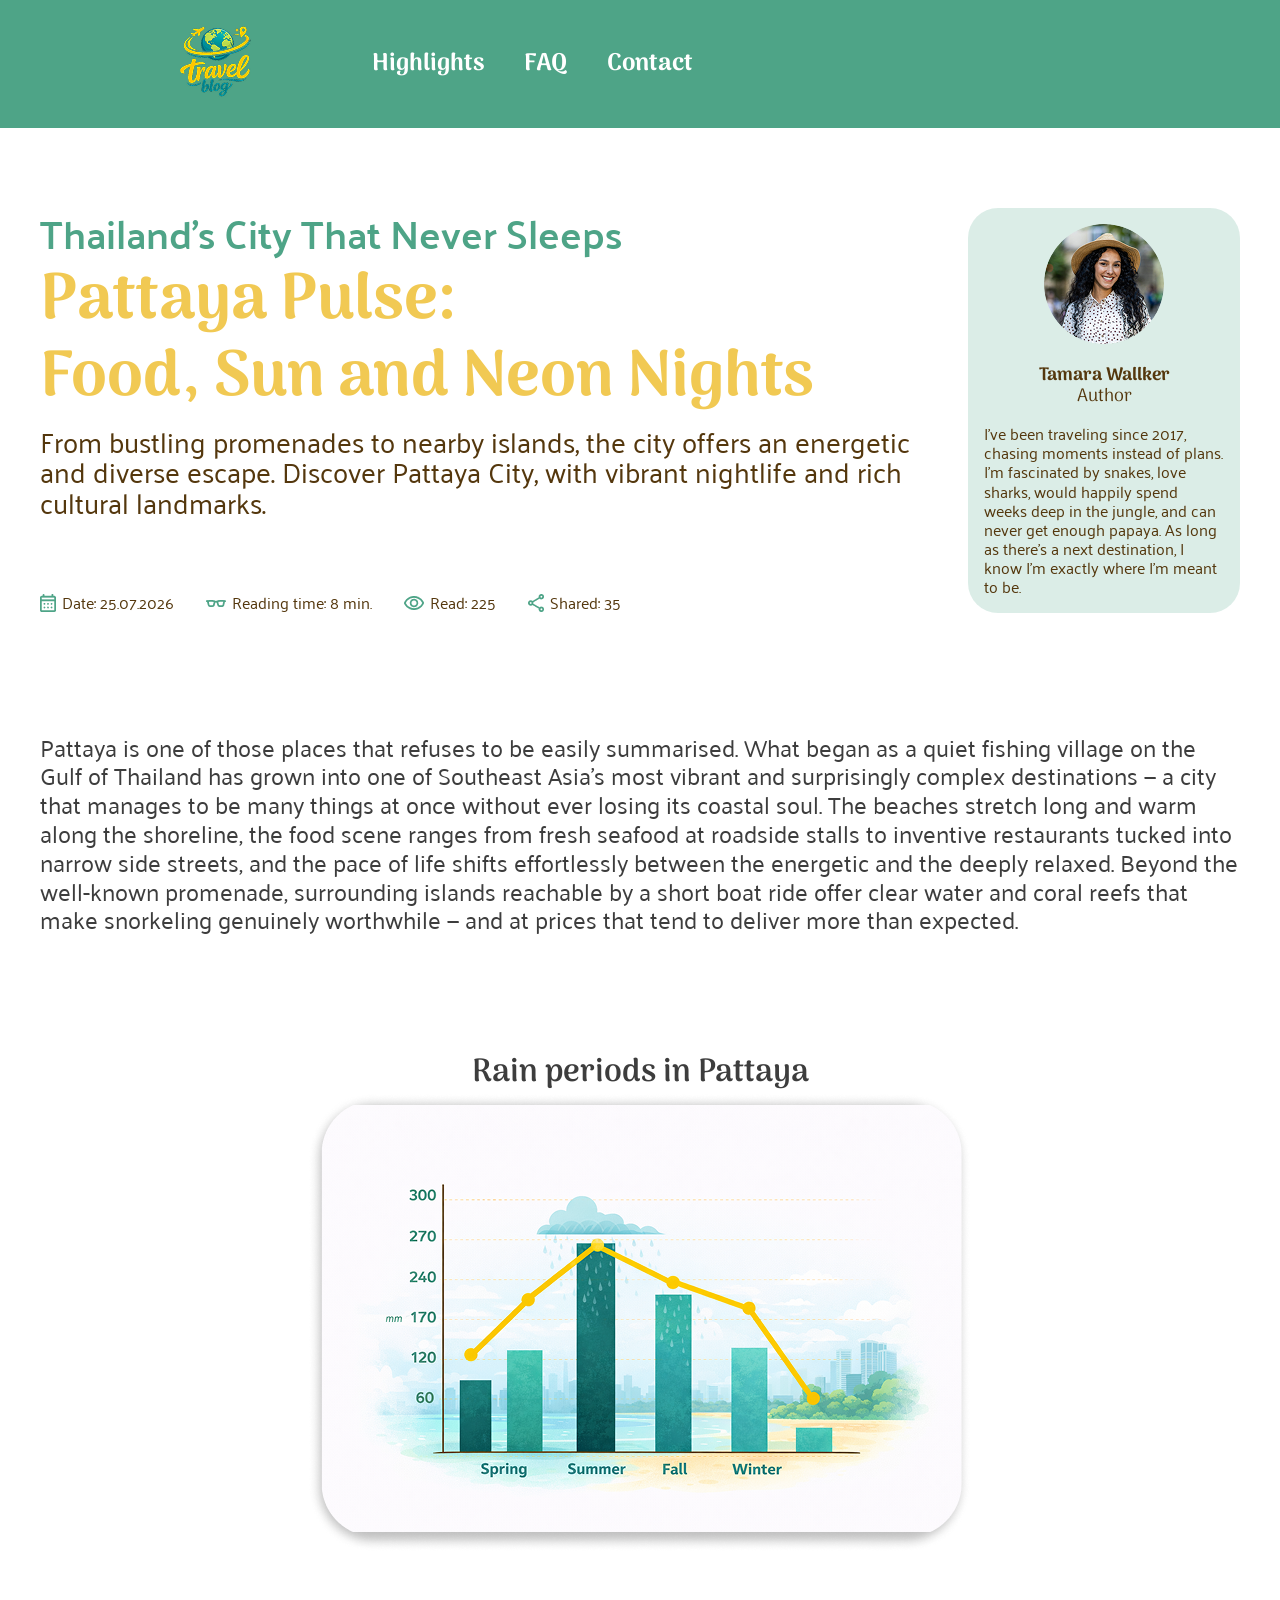
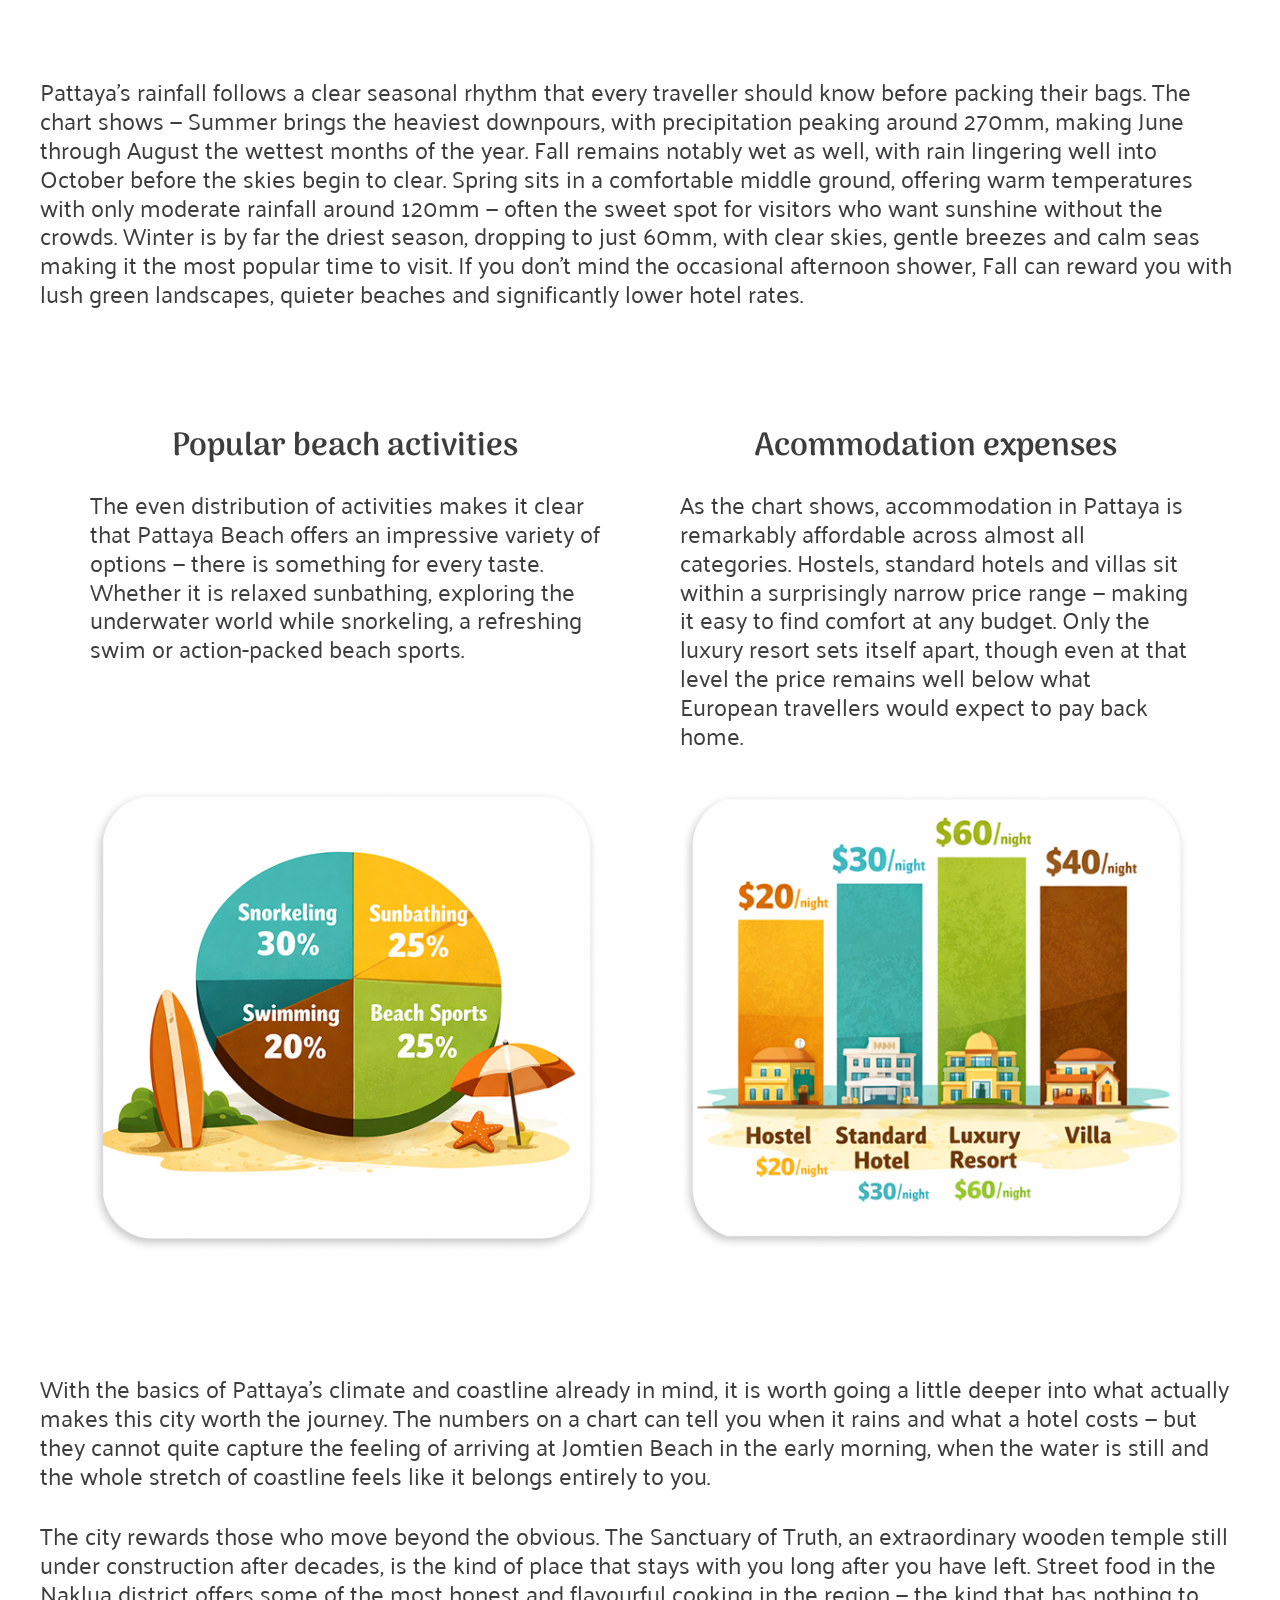
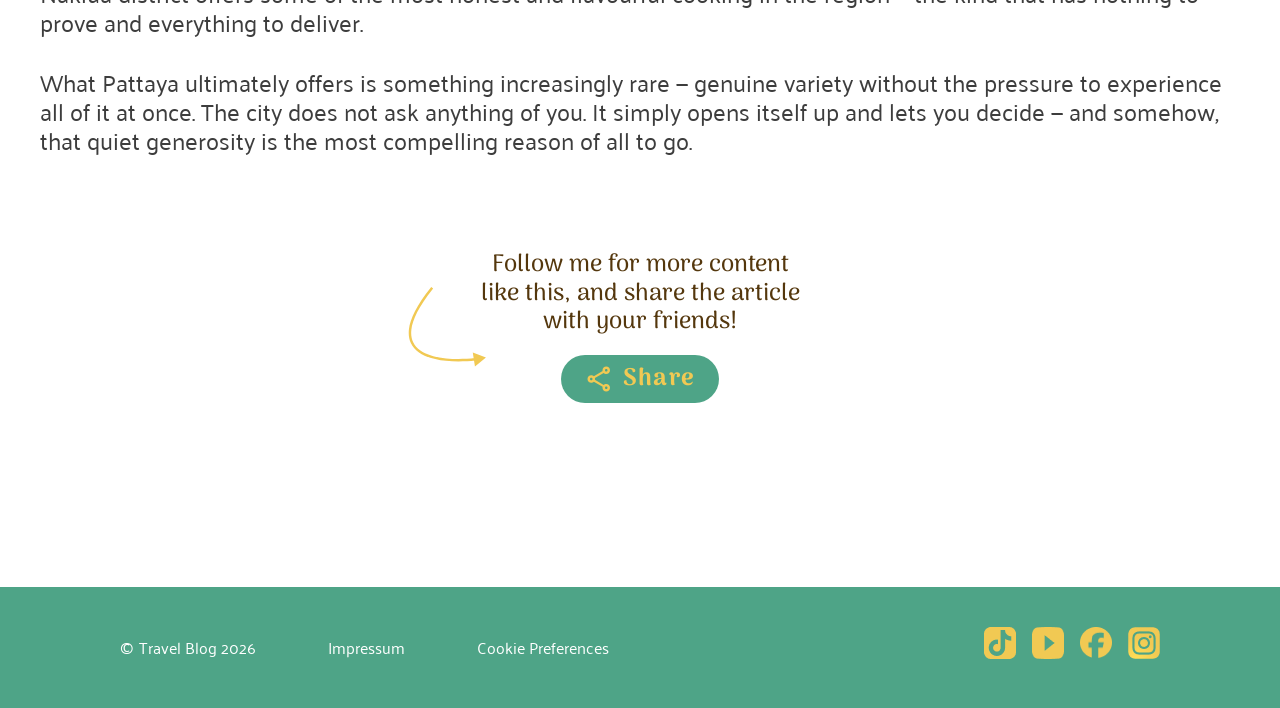
<file: index_seite3.html>
<!DOCTYPE html>
<html lang="en">

<head>
    <meta charset="UTF-8">
    <meta name="viewport" content="width=device-width, initial-scale=1.0">
    <title>Seite 03</title>

    <link rel="stylesheet" href="../font.css">
    <link rel="stylesheet" href="./style.css">
    <link rel="stylesheet" href="style_seite3.css">
    <link rel="stylesheet" href="../responsive.css">
    <link rel="icon" type="image/x-icon" href="../assets/icons/URL_icon.png">
</head>

<body>

    <header class="main-header">
        <a href="index.html">
            <img src="../assets/icons/TravelBlog_icon.png" alt="main logo">
        </a>
        <nav class="nav-bar">
            <a href="index.html#highlights">Highlights</a>
            <a href="index.html#faq">FAQ</a>
            <a href="index.html#contact">Contact</a>
        </nav>
    </header>

    <main class="content-wrapper">

        <section class="hero-section">
            <div class="hero-main">
                <div class="hero-headline">
                    <p class="subheadline-Hero">Thailand's City That Never Sleeps</p>
                    <h1>Pattaya Pulse:<br> Food, Sun and Neon Nights</h1>
                    <p class="p-hero-section">From bustling promenades to nearby islands, the city offers an energetic
                        and diverse escape. Discover Pattaya City, with vibrant nightlife and rich cultural landmarks.
                    </p>
                </div>

                <div class="hero-meta">
                    <div class="hero-icon">
                        <img src="../assets/icons/calendar_month.png" alt="" width="16" height="18">
                        <time datetime="2026-01-26" class="meta-icon-text">Date: 25.07.2026</time>
                    </div>
                    <div class="hero-icon">
                        <img src="../assets/icons/eyeglasses_2.png" alt="" width="20" height="7">
                        <span class="meta-icon-text">Reading time: 8 min.</span>
                    </div>
                    <div class="hero-icon">
                        <img src="../assets/icons/visibility.png" alt="" width="20" height="14">
                        <span class="meta-icon-text">Read: 225</span>
                    </div>
                    <div class="hero-icon">
                        <img src="../assets/icons/share.png" alt="" width="16" height="18">
                        <span class="meta-icon-text">Shared: 35</span>
                    </div>
                </div>
            </div>

            <div class="hero-author">
                <div class="author-image">
                    <img src="../assets/img/Property 1=woman.png" alt="Tamara Wallker" width="120" height="120">
                </div>
                <div class="author-text-block">
                    <p class="headline-Author">Tamara Wallker</p>
                    <p class="subheadline-Author">Author</p>
                </div>
                <p class="p-author-text">I've been traveling since 2017, chasing moments instead of plans. I'm
                    fascinated by snakes, love sharks, would happily spend weeks deep in the jungle, and can never get
                    enough papaya. As long as there's a next destination, I know I'm exactly where I'm meant to be.</p>
            </div>
        </section>

        <section class="intro-text">
            <p>Pattaya is one of those places that refuses to be easily summarised. What began as a quiet fishing
                village on the Gulf of Thailand has grown into one of Southeast Asia's most vibrant and surprisingly
                complex destinations — a city that manages to be many things at once without ever losing its coastal
                soul. The beaches stretch long and warm along the shoreline, the food scene ranges from fresh seafood at
                roadside stalls to inventive restaurants tucked into narrow side streets, and the pace of life shifts
                effortlessly between the energetic and the deeply relaxed. Beyond the well-known promenade, surrounding
                islands reachable by a short boat ride offer clear water and coral reefs that make snorkeling genuinely
                worthwhile — and at prices that tend to deliver more than expected.</p>
        </section>

        <section class="diagram-Rain-periopds-section">
            <h3>Rain periods in Pattaya</h3>
            <img src="../assets/img/rain-periods.png" alt="">
        </section>

        <section class="diagram-text">
            <p>
                Pattaya's rainfall follows a clear seasonal rhythm that every traveller should know before packing their
                bags. The chart shows — Summer brings the heaviest downpours, with precipitation
                peaking around 270mm, making June through August the wettest months of the year. Fall remains notably
                wet as well, with rain lingering well into October before the skies begin to clear. Spring sits in a
                comfortable middle ground, offering warm temperatures with only moderate rainfall around 120mm — often
                the sweet spot for visitors who want sunshine without the crowds. Winter is by far the driest season,
                dropping to just 60mm, with clear skies, gentle breezes and calm seas making it the most popular time to
                visit. If you don't mind the occasional afternoon shower, Fall can reward you with lush green
                landscapes, quieter beaches and significantly lower hotel rates.
            </p>
        </section>

        <section class="diagram-beach-acommodation">
            <section class="beach-diagram">
                <h3>Popular beach activities</h3>
                <p>The even distribution of activities makes it clear that Pattaya Beach offers an impressive variety of
                    options — there is something for every taste. Whether it is relaxed sunbathing, exploring the
                    underwater world while snorkeling, a refreshing swim or action-packed beach sports.</p>
                <img src="../assets/img/beach-activities.png" alt="">
            </section>

            <section class="acommodation-diagram">
                <h3>Acommodation expenses</h3>
                <p>As the chart shows, accommodation in Pattaya is remarkably affordable across almost all categories.
                    Hostels, standard hotels and villas sit within a surprisingly narrow price range — making it easy to
                    find comfort at any budget. Only the luxury resort sets itself apart, though even at that level the
                    price remains well below what European travellers would expect to pay back home.</p>
                <img src="../assets/img/acommodation.png" alt="Beach activities">
            </section>
        </section>

        <!-- WICHTIG: Hier beginnt die an Seite 1 angepasste Struktur (Share-Button nach innen verlegt) -->
        <section class="text-section">
            <p>With the basics of Pattaya's climate and coastline already in mind, it is worth going a little deeper
                into what actually makes this city worth the journey. The numbers on a chart can tell you when it rains
                and what a hotel costs — but they cannot quite capture the feeling of arriving at Jomtien Beach in the
                early morning, when the water is still and the whole stretch of coastline feels like it belongs entirely
                to you.</p>

            <p>The city rewards those who move beyond the obvious. The Sanctuary of Truth, an extraordinary wooden
                temple still under construction after decades, is the kind of place that stays with you long after you
                have left. Street food in the Naklua district offers some of the most honest and flavourful cooking in
                the region — the kind that has nothing to prove and everything to deliver.</p>

            <p>What Pattaya ultimately offers is something increasingly rare — genuine variety without the pressure to
                experience all of it at once. The city does not ask anything of you. It simply opens itself up and lets
                you decide — and somehow, that quiet generosity is the most compelling reason of all to go.</p>

            <section class="cta-section">
                <div class="cta-content-wrapper">
                    <p class="cta-text">Follow me for more content like this, and share the article with your friends!
                    </p>

                    <svg class="cta-arrow" width="95" height="98" viewBox="0 0 95 98" fill="none"
                        xmlns="http://www.w3.org/2000/svg">
                        <path
                            d="M26.6352 1.17327L27.5697 -0.000130468L29.9165 1.8687L28.982 3.0421L27.8087 2.10769L26.6352 1.17327ZM94.6135 86.5125L81.1206 97.3726L78.462 80.2573L94.6135 86.5125ZM27.8087 2.10769L28.982 3.0421C12.1561 24.1715 4.63342 40.2032 3.24139 52.2357C2.54881 58.2222 3.37528 63.1998 5.30989 67.3474C7.24641 71.4991 10.3345 74.907 14.2974 77.6853C22.2634 83.2702 33.6624 86.2374 45.8254 87.4883C57.9534 88.7355 70.6627 88.2591 81.1005 87.095L81.2667 88.5858L81.433 90.0765C70.8416 91.2578 57.9109 91.7469 45.5185 90.4725C33.1613 89.2017 21.1596 86.1602 12.5752 80.1418C8.26286 77.1185 4.78836 73.3262 2.59111 68.6156C0.391956 63.9009 -0.486464 58.3542 0.261267 51.8909C1.74984 39.0239 9.68852 22.4543 26.6352 1.17327L27.8087 2.10769Z"
                            fill="#F1C953" />
                    </svg>

                    <!-- Share Wrapper -->
                    <div class="share-wrapper">
                        <input type="checkbox" id="shareToggle3" class="share-toggle">

                        <label for="shareToggle3" class="share-btn">
                            <svg width="32" height="32" viewBox="0 0 32 32" fill="none"
                                xmlns="http://www.w3.org/2000/svg">
                                <path
                                    d="M22.6665 29.3332C21.5554 29.3332 20.6109 28.9443 19.8332 28.1665C19.0554 27.3887 18.6665 26.4443 18.6665 25.3332C18.6665 25.1998 18.6998 24.8887 18.7665 24.3998L9.39984 18.9332C9.04428 19.2665 8.63317 19.5276 8.1665 19.7165C7.69984 19.9054 7.19984 19.9998 6.6665 19.9998C5.55539 19.9998 4.61095 19.6109 3.83317 18.8332C3.05539 18.0554 2.6665 17.1109 2.6665 15.9998C2.6665 14.8887 3.05539 13.9443 3.83317 13.1665C4.61095 12.3887 5.55539 11.9998 6.6665 11.9998C7.19984 11.9998 7.69984 12.0943 8.1665 12.2832C8.63317 12.4721 9.04428 12.7332 9.39984 13.0665L18.7665 7.59984C18.7221 7.44428 18.6943 7.29428 18.6832 7.14984C18.6721 7.00539 18.6665 6.84428 18.6665 6.6665C18.6665 5.55539 19.0554 4.61095 19.8332 3.83317C20.6109 3.05539 21.5554 2.6665 22.6665 2.6665C23.7776 2.6665 24.7221 3.05539 25.4998 3.83317C26.2776 4.61095 26.6665 5.55539 26.6665 6.6665C26.6665 7.77761 26.2776 8.72206 25.4998 9.49984C24.7221 10.2776 23.7776 10.6665 22.6665 10.6665C22.1332 10.6665 21.6332 10.5721 21.1665 10.3832C20.6998 10.1943 20.2887 9.93317 19.9332 9.59984L10.5665 15.0665C10.6109 15.2221 10.6387 15.3721 10.6498 15.5165C10.6609 15.6609 10.6665 15.8221 10.6665 15.9998C10.6665 16.1776 10.6609 16.3387 10.6498 16.4832C10.6387 16.6276 10.6109 16.7776 10.5665 16.9332L19.9332 22.3998C20.2887 22.0665 20.6998 21.8054 21.1665 21.6165C21.6332 21.4276 22.1332 21.3332 22.6665 21.3332C23.7776 21.3332 24.7221 21.7221 25.4998 22.4998C26.2776 23.2776 26.6665 24.2221 26.6665 25.3332C26.6665 26.4443 26.2776 27.3887 25.4998 28.1665C24.7221 28.9443 23.7776 29.3332 22.6665 29.3332ZM22.6665 26.6665C23.0443 26.6665 23.361 26.5387 23.6165 26.2832C23.8721 26.0276 23.9998 25.7109 23.9998 25.3332C23.9998 24.9554 23.8721 24.6387 23.6165 24.3832C23.361 24.1276 23.0443 23.9998 22.6665 23.9998C22.2887 23.9998 21.9721 24.1276 21.7165 24.3832C21.4609 24.6387 21.3332 24.9554 21.3332 25.3332C21.3332 25.7109 21.4609 26.0276 21.7165 26.2832C21.9721 26.5387 22.2887 26.6665 22.6665 26.6665ZM6.6665 17.3332C7.04428 17.3332 7.36095 17.2054 7.6165 16.9498C7.87206 16.6943 7.99984 16.3776 7.99984 15.9998C7.99984 15.6221 7.87206 15.3054 7.6165 15.0498C7.36095 14.7943 7.04428 14.6665 6.6665 14.6665C6.28873 14.6665 5.97206 14.7943 5.7165 15.0498C5.46095 15.3054 5.33317 15.6221 5.33317 15.9998C5.33317 16.3776 5.46095 16.6943 5.7165 16.9498C5.97206 17.2054 6.28873 17.3332 6.6665 17.3332ZM22.6665 7.99984C23.0443 7.99984 23.361 7.87206 23.6165 7.6165C23.8721 7.36095 23.9998 7.04428 23.9998 6.6665C23.9998 6.28873 23.8721 5.97206 23.6165 5.7165C23.361 5.46095 23.0443 5.33317 22.6665 5.33317C22.2887 5.33317 21.9721 5.46095 21.7165 5.7165C21.4609 5.97206 21.3332 6.28873 21.3332 6.6665C21.3332 7.04428 21.4609 7.36095 21.7165 7.6165C21.9721 7.87206 22.2887 7.99984 22.6665 7.99984Z"
                                    fill="#F1C953" />
                            </svg>
                            <span>Share</span>
                        </label>

                        <label for="shareToggle3" class="share-overlay"></label>

                        <div class="share-popup">
                            <label for="shareToggle3" class="share-close">✕</label>
                            <div class="share-popup-icons">
                                <a href="https://www.youtube.com/" target="_blank">
                                    <img src="../assets/icons/youtube_logo.png" alt="YouTube">
                                </a>
                                <a href="https://www.tiktok.com/" target="_blank">
                                    <img src="../assets/icons/tiktok_logo.png" alt="TikTok">
                                </a>
                                <a href="https://www.facebook.com/" target="_blank">
                                    <img src="../assets/icons/facebook_logo.png" alt="Facebook">
                                </a>
                                <a href="https://www.instagram.com/" target="_blank">
                                    <img src="../assets/icons/Instagram_logo.png" alt="Instagram">
                                </a>
                            </div>
                        </div>
                    </div>
                </div>
            </section>

    </main>

    <footer class="main-footer">
        <div class="footer-menu">
            <span class="copyright">&copy; <span class="footersome">Travel Blog 2026</span></span>
            <div class="footersome">
                <a href="impressum.html" target="_blank">Impressum</a>
            </div>
            <div class="footersome">
                <a href="">Cookie Preferences</a>
            </div>
        </div>
        <div class="footer-socialMedia">
            <a href="https://www.tiktok.com/de-DE/" target="_blank">
                <img src="../assets/icons/tiktok_logo.png" alt="TikTok-Logo">
            </a>
            <a href="https://www.youtube.com/" target="_blank">
                <img src="../assets/icons/youtube_logo.png" alt="Youtube-Logo">
            </a>
            <a href="https://www.facebook.com/" target="_blank">
                <img src="../assets/icons/facebook_logo.png" alt="Facebook-Logo">
            </a>
            <a href="https://www.instagram.com/" target="_blank">
                <img src="../assets/icons/Instagram_logo.png" alt="Instagram-Logo">
            </a>
        </div>
    </footer>

</body>

</html>
</file>
<file: font.css>
/*  ===========================================
    1. Font Import 
    =========================================== */
@import url('https://fonts.googleapis.com/css2?family=Arima:wght@100..700&family=Palanquin+Dark:wght@400;500;600;700&family=Palanquin:wght@100;200;300;400;500;600;700&display=swap');




/*  ===========================================
    2. Root-Font-Design
    =========================================== */


:root {

    /* 2.1 Schriftfamilien */

    --font-body: "Palanquin";
    /*Body-Font bzw. Base-font, Fließtext*/
    --font-slider: "Palanquin Dark";
    /*Slider-Font Home-Page*/
    --font-nav_headlines_buttons: "Arima";
    /*Headlines Navbar Buttons*/


    /* 2.2 Schriftgrößen */

    --text-size-15px: 15px;
    /*  Privacy-Policy */
    --text-size-16px: 16px;
    /*  Footer Textgröße, Authoren text , Icons */
    --text-size-18px: 18px;
    /*  Authoren headline */
    --text-size-24px: 24px;
    /*  Header Textgröße, Basetext (Fließtext), FAQ, Contact form, Button*/
    --text-size-28px: 28px;
    /*  Pro tipps text, Slidertext , subheadline */
    --text-size-32px: 32px;
    /*  h4 section headline */
    --text-size-40px: 40px;
    /*  hero h3 headline  */
    --text-size-48px: 48px;
    /* Sliderheadline*/
    --text-size-52px: 52px;
    /*  h2 Highlights, FAQ, Contact form */
    --text-size-64px: 64px;
    /*  hero h1 headline */

    /* 2.3 Schriftstärke*/

    --weight-regular: 400;
    --weight-medium: 500;
    --weight-semibold: 600;
    --weight-bold: 700;



    /* 2.4 Zeilenhöhe */
    --leading-thight: 80%;
    /* Headertext*/
    --leading-none: 100%;
    /* Sliderheadline */
    --leading-snug: 110%;
    /*Text unter Highlights und Contact form */
    --leading-normal: 120%;
    /*Basetext, Headlines*/


    /* 2.5 Zeichenabstand */

    --tracking-normal: 0%;
    /* Fließtext */
    --tracking-wide: 5%;
    /* Buttons */

    /* 2.6 Textfarben */

    --color-text-primary: #4EA487;
    /* Headlines, Links */
    --color-text-secondary: #54370D;
    /* Hero-, Highlights-, FAQ-, Contact form-, Privacy Policy-, Author-, Icon-, Sectionheadline */
    --color-text-body: #3D3D3D;
    /*Basetext*/
    --color-text-button: #737373;
    /*Buttontext */
    --color-text-accent: #F1C953;
    /*h1 und Pro tipps */
    --color-text-inverse: #FFFFFF;
    /*Slider Footer*/
    --color-text-header: #F8F5EB;
    /*Headerlinks*/

}


/*  ===========================================
    3. BASE FONT STYLES HTML 
    =========================================== */

/* 3.1 Design HTML */
html {
    font-family: var(--font-body);
    font-size: var(--text-size-24px);
    font-weight: var(--weight-regular);
    line-height: var(--leading-normal);
    color: var(--color-text-body);
}






/*  ======================================
    4.      Typografie 
    ====================================== */



/* 4.1 Headlines */


h1 {
    font-family: var(--font-nav_headlines_buttons);
    font-size: var(--text-size-64px);
    font-weight: var(--weight-bold);
    line-height: var(--leading-normal);
    letter-spacing: var(--tracking-tight);
    color: var(--color-text-accent);
<<<<<<< HEAD
=======
    margin: 0px;
    
    
>>>>>>> 482598d4ef039584db0c4c5de726f276a6049e2a
}

/* Heroheadlines */



h2 {
    font-family: var(--font-nav_headlines_buttons);
    font-size: var(--text-size-52px);
    font-weight: var(--weight-bold);
    line-height: var(--leading-normal);
    color: var(--color-text-primary);
}

/* Headlines Mainpage */




h3 {
    font-family: var(--font-nav_headlines_buttons);
    font-size: var(--text-size-32px);
    font-weight: var(--weight-semibold);
    line-height: var(--leading-normal);
<<<<<<< HEAD
    color: var(--color-text-secondary)
=======
    color: var(--color-text-secondary);
    text-align: center;
    width: 100%;
>>>>>>> 482598d4ef039584db0c4c5de726f276a6049e2a
}


h4 {
    font-family: var(--font-nav_headlines_buttons);
    font-size: var(--text-size-18px);
    font-weight: var(--weight-bold);
    line-height: var(--leading-normal);
    color: var(--color-text-secondary);
}

/*h4 für Auhtor info*/



/* 4.2 Basetext, Bodytext, FLießstext */

.p-mainpage {
    font-family: var(--font-body);
    font-size: var(--text-size-24px);
    font-weight: var(--weight-medium);
    line-height: var(--leading-snug);
    color: var(--color-text-secondary);

}


p {
    font-family: var(--font-body);
    font-size: var(--text-size-24px);
    font-weight: var(--weight-regular);
    line-height: var(--leading-normal);
    color: var(--color-text-body);
<<<<<<< HEAD
}
/* Fließstext Article 1-3 */

/* 4.3 Navigation */

.a_nav_bar {
    font-family: var(--font-nav_headlines_buttons);
    font-size: var(--text-size-24px);
    font-weight: var(--weight-bold);
    line-height: var(--leading-thight);

}

/* Highlights, FAQ, Contact */
=======
    margin: 0;
}
>>>>>>> 482598d4ef039584db0c4c5de726f276a6049e2a

.p-hero-section{   
    font-family: var(--font-body);
    font-size: var(--text-size-28px);
    font-weight: var(--weight-regular);
    line-height: var(--leading-snug);
    color: var(--color-text-secondary);
}

<<<<<<< HEAD

.copyright {
=======
.p-author-text {
>>>>>>> 482598d4ef039584db0c4c5de726f276a6049e2a
    font-family: var(--font-body);
    font-size: var(--text-size-16px);
    font-weight: var(--weight-regular);
    line-height: var(--leading-normal);
<<<<<<< HEAD
    color: var(--color-text-inverse);
}


/* 4.4 Subheadlines */

.headline_slider {
    font-family: var(--font-slider);
    font-size: var(--text-size-48px);
    font-weight: var(--weight-semibold);
    line-height: var(--leading-none);
    color: var(--color-text-inverse);
}

/*headline des Slider auf der Mainpage*/



.subheadline_Hero {
    font-family: var(--font-nav_headlines_buttons);
    font-size: var(--text-size-40px);
    font-weight: var(--weight-semibold);
    line-height: var(--leading-normal);
    color: var(--color-text-primary);
}

/*Subheadline über den h1 im Herobereich der Article 1,2 und 3*/


.headline_Pro_tipps_Icon {
    font-family: var(--font-body);
    font-size: var(--text-size-28px);
    font-weight: var(--weight-bold);
    line-height: var(--leading-normal);
    color: var(--color-text-accent);
}

/* Glühbirne mit "Pro tipps" */


.subheadline_Author {
    font-family: var(--font-nav_headlines_buttons);
    font-size: var(--text-size-18px);
    font-weight: var(--weight-regular);
    line-height: var(--leading-normal);
    color: var(--color-text-secondary);
}
=======
    color: var(--color-text-secondary);
>>>>>>> 482598d4ef039584db0c4c5de726f276a6049e2a
    

/* Meta-Infos (Datum, Lesezeit, Read, Shared=) */

.meta {
    font-family: var(--font-body);
    font-size: var(--text-size-16px);
    font-weight: var(--weight-regular);
    line-height: var(--leading-normal);
    color: var(--color-text-secondary);
}

<<<<<<< HEAD
/* Buttons */

.btn_send {
    font-family: var(--font-nav_headlines_buttons);
    font-size: var(--text-size-24px);
    font-weight: var(--weight-bold);
    line-height: var(--leading-normal);
    letter-spacing: var(--tracking-wide);
    color: var(--color-text-button);
}

.btn_share {
    font-family: var(--font-nav_headlines_buttons);
    font-size: var(--text-size-24px);
    font-weight: var(--weight-bold);
    line-height: var(--leading-normal);
    letter-spacing: var(--tracking-wide);
    color: var(--color-text-accent);
=======
.tipps-list {
    list-style: decimal;
    padding-left: 24px;
    display: flex;
    flex-direction: column;
    gap: 12px;
    font-family: var(--font-body);
    font-weight: var(--weight-regular);
    font-size: var(--text-size-24px);
    line-height: var(--leading-normal);
    color: var(--color-text-body);
}
>>>>>>> 482598d4ef039584db0c4c5de726f276a6049e2a

.beach-diagram p,
.acommodation-diagram p {
    font-family: var(--font-body);
    font-weight: var(--weight-regular);
    font-size: var(--text-size-24px);
    line-height: var(--leading-normal);
    color: var(--color-text-secondary);
}
/* Fließstext Article 1-3 */

/* 4.3 Navigation */

.a_nav_bar {
    font-family: var(--font-nav_headlines_buttons);
    font-size: var(--text-size-24px);
    font-weight: var(--weight-bold);
    line-height: var(--leading-thight);

}

/* Highlights, FAQ, Contact */



.copyright {
    font-family: var(--font-body);
    font-size: var(--text-size-16px);
    font-weight: var(--weight-regular);
    line-height: var(--leading-normal);
    color: var(--color-text-inverse);
}


/* 4.4 Subheadlines */

.headline_slider {
    font-family: var(--font-slider);
    font-size: var(--text-size-48px);
    font-weight: var(--weight-semibold);
    line-height: var(--leading-none);
    color: var(--color-text-inverse);
}

/*headline des Slider auf der Mainpage*/


/*Subheadline über den h1 im Herobereich der Article 1,2 und 3*/
.subheadline-Hero {
    font-family: var(--font-nav_headlines_buttons);
    font-size: var(--text-size-40px);
    font-weight: var(--weight-semibold);
    line-height: var(--leading-normal);
    color: var(--color-text-primary);
    
}
/*Subheadline über den h1 im Herobereich der Article 1,2 und 3*/


.headline-Author{
    font-family: var(--font-nav_headlines_buttons);
    font-size: var(--text-size-18px);
    font-weight: var(--weight-bold);
    line-height: var(--leading-normal);
    color: var(--color-text-secondary);
    margin: 0;
}

/* FAQ-Akkordeon */

.faq_question {
    font-family: var(--font-body);
    font-size: var(--text-size-24px);
    font-weight: var(--weight-bold);
    line-height: var(--leading-normal);
    color: var(--color-text-secondary);
}

.faq_answer {
    font-family: var(--font-body);
    font-size: var(--text-size-16px);
    font-weight: var(--weight-medium);
    line-height: var(--leading-normal);
    color: var(--color-text-secondary);

}

/*Für die 4 FAQ-Question und Answer*/

/* Footer */ 

.footersome {
    font-family: var(--font-body);
    font-size: var(--text-size-18px);
    font-weight: var(--weight-regular);
    line-height: var(--leading-normal);
    color: var(--color-text-inverse);
}

/* Links */ 

a {
    color: var(--color-text-primary);
    text-decoration: underline;

}

a:hover {
    color: var(--color-text-accent);
}


<<<<<<< HEAD
/* ============================================================
   5. UTILITY CLASSES
   ============================================================ */
 
/* Schritfgrößen */
.text-size-15px { font-size: var(--text-size-15px); }
.text-size-16px { font-size: var(--text-size-16px); }
.text-size-18px { font-size: var(--text-size-18px); }
.text-size-24px { font-size: var(--text-size-24px); }
.text-size-28px { font-size: var(--text-size-28px); }
.text-size-32px { font-size: var(--text-size-32px); }
.text-size-40px { font-size: var(--text-size-40px); }
.text-size-48px { font-size: var(--text-size-48px); }
.text-size-52px { font-size: var(--text-size-52px); }
.text-size-64px { font-size: var(--text-size-64px); }
 
/* Schriftstärke */
.font-regular  { font-weight: var(--weight-regular);  }
.font-medium   { font-weight: var(--weight-medium);   }
.font-semibold { font-weight: var(--weight-semibold); }
.font-bold     { font-weight: var(--weight-bold);     }
 
/* Text-Arten */
.font-body               { font-family: var(--font-body);               }
.font-slider             { font-family: var(--font-slider);             }
.font-nav_headlines_buttons { font-family: var(--font-nav_headlines_buttons); }
 
/* Text-Farben */
.text-primary   { color: var(--color-text-primary);   }
.text-secondary { color: var(--color-text-secondary); }
.text-body      { color: var(--color-text-body);      }
.text-button    { color: var(--color-text-button);    }
.text-accent    { color: var(--color-text-accent);    }
.text-inverse   { color: var(--color-text-inverse);   }
.text-header    { color: var(--color-text-header);    }
 
/* Zeilenhöhen */
.leading-thight { line-height: var(--leading-thight); }
.leading-none   { line-height: var(--leading-none);   }
.leading-snug   { line-height: var(--leading-snug);   }
.leading-normal { line-height: var(--leading-normal); }
 
/* Zeichenabstand */
.tracking-normal { letter-spacing: var(--tracking-normal); }
.tracking-wide   { letter-spacing: var(--tracking-wide);   }
=======

.subheadline-Author{
    font-family: var(--font-nav_headlines_buttons);
    font-size: var(--text-size-18px);
    font-weight: var(--weight-regular);
    line-height: var(--leading-normal);
    color: var(--color-text-secondary);
    padding-bottom: 12px;
    margin: 0;
}





/* Glühbirne mit "Pro tipps" */





/* Meta-Infos (Datum, Lesezeit, Read, Shared=) */

.meta-icon-text{
    font-family: var(--font-body);
    font-size: var(--text-size-16px);
    font-weight: var(--weight-regular);
    line-height: var(--leading-normal);
    color: var(--color-text-secondary);
}

/* Buttons */

.btn_send {
    font-family: var(--font-nav_headlines_buttons);
    font-size: var(--text-size-24px);
    font-weight: var(--weight-bold);
    line-height: var(--leading-normal);
    letter-spacing: var(--tracking-wide);
    color: var(--color-text-button);
}

.btn_share {
    font-family: var(--font-nav_headlines_buttons);
    font-size: var(--text-size-24px);
    font-weight: var(--weight-bold);
    line-height: var(--leading-normal);
    letter-spacing: var(--tracking-wide);
    color: var(--color-text-accent);

}

/* FAQ-Akkordeon */

.faq_question {
    font-family: var(--font-body);
    font-size: var(--text-size-24px);
    font-weight: var(--weight-bold);
    line-height: var(--leading-normal);
    color: var(--color-text-secondary);
}

.faq_answer {
    font-family: var(--font-body);
    font-size: var(--text-size-16px);
    font-weight: var(--weight-medium);
    line-height: var(--leading-normal);
    color: var(--color-text-secondary);

}

/*Für die 4 FAQ-Question und Answer*/

/* Footer */

.footersome {
    font-family: var(--font-body);
    font-size: var(--text-size-18px);
    font-weight: var(--weight-regular);
    line-height: var(--leading-normal);
    color: var(--color-text-inverse);
}

/* Links */

a {
    color: var(--color-text-primary);
    text-decoration: underline;

}

a:hover {
    color: var(--color-text-accent);
}


/* ============================================================
   5. UTILITY CLASSES
   ============================================================ */

/* Schritfgrößen */
.text-size-15px {
    font-size: var(--text-size-15px);
}

.text-size-16px {
    font-size: var(--text-size-16px);
}

.text-size-18px {
    font-size: var(--text-size-18px);
}

.text-size-24px {
    font-size: var(--text-size-24px);
}

.text-size-28px {
    font-size: var(--text-size-28px);
}

.text-size-32px {
    font-size: var(--text-size-32px);
}

.text-size-40px {
    font-size: var(--text-size-40px);
}

.text-size-48px {
    font-size: var(--text-size-48px);
}

.text-size-52px {
    font-size: var(--text-size-52px);
}

.text-size-64px {
    font-size: var(--text-size-64px);
}

/* Schriftstärke */
.font-regular {
    font-weight: var(--weight-regular);
}

.font-medium {
    font-weight: var(--weight-medium);
}

.font-semibold {
    font-weight: var(--weight-semibold);
}

.font-bold {
    font-weight: var(--weight-bold);
}

/* Text-Arten */
.font-body {
    font-family: var(--font-body);
}

.font-slider {
    font-family: var(--font-slider);
}

.font-nav_headlines_buttons {
    font-family: var(--font-nav_headlines_buttons);
}

/* Text-Farben */
.text-primary {
    color: var(--color-text-primary);
}

.text-secondary {
    color: var(--color-text-secondary);
}

.text-body {
    color: var(--color-text-body);
}

.text-button {
    color: var(--color-text-button);
}

.text-accent {
    color: var(--color-text-accent);
}

.text-inverse {
    color: var(--color-text-inverse);
}

.text-header {
    color: var(--color-text-header);
}

/* Zeilenhöhen */
.leading-thight {
    line-height: var(--leading-thight);
}

.leading-none {
    line-height: var(--leading-none);
}

.leading-snug {
    line-height: var(--leading-snug);
}

.leading-normal {
    line-height: var(--leading-normal);
}

/* Zeichenabstand */
.tracking-normal {
    letter-spacing: var(--tracking-normal);
}

.tracking-wide {
    letter-spacing: var(--tracking-wide);
}
>>>>>>> 482598d4ef039584db0c4c5de726f276a6049e2a
</file>
<file: style.css>
* {
    margin: 0;
    padding: 0;
    box-sizing: border-box;
    scroll-behavior: smooth;
}

body {
    display: flex;
    flex-direction: column;
    align-items: center;
    justify-content: center;
    min-height: 100vh;
}

main {
    flex: 1;
    width: 100%;
}

.content-wrapper {
    max-width: 1200px;
    width: 100%;
    margin: 80px auto 120px auto;
    display: flex;
    flex-direction: column;
    justify-content: center;
    gap: 120px;
}

/* GLOBAL: HEADER */
.main-header {
    background-color: #4EA487;
    height: 128px;
    width: 100%;
    display: flex;
    align-items: center;
    padding: 0px 60px;
}

.main-header img {
    height: 72px;
    width: 72px;
    margin: 0px 120px 0px 120px;
}

.nav-bar {
    display: flex;
    gap: 40px;
}

.nav-bar a {
    font-family: 'Arima', sans-serif;
    font-size: 24px;
    font-weight: bold;
    color: white;
    text-decoration: none;
}

.nav-bar a:hover {
    color: #F1C953;
}

/* GLOBAL: FOOTER */
.main-footer {
    width: 100%;
    background-color: #4EA487;
    display: flex;
    justify-content: space-between;
    align-items: center;
    padding: 40px 120px;
    color: white;
    font-size: 14px;
}

.footer-menu,
.footersome {
    font-family: 'Palanquin', sans-serif;
    font-size: 16px;
    font-weight: 400;
    display: flex;
    gap: 72px;
}

.copyright {
    display: flex;
    gap: 5px;
}

.footersome a,
.footersome {
    color: white;
    text-decoration: none;
}

.footersome a:hover,
.footersome:hover {
    color: #F1C953;
}

.footer-socialMedia {
    display: flex;
    align-items: center;
    gap: 16px;
}

.footer-socialMedia img {
    height: 32px;
    width: 32px;
}

/* STARTSEITE (index.html) */
.header-section {
    background-color: #F1C953;
    width: 100%;
    height: 515px;
    position: relative;
    overflow: hidden;
    z-index: 1;
    box-shadow: 0 8px 30px rgba(0, 0, 0, 0.3);
}

.text-container {
    position: absolute;
    top: 50%;
    left: 50%;
    transform: translate(-50%, -50%);
    width: 350px;
    color: #5E4B3C;
    z-index: 2;
    pointer-events: none;
    opacity: 0;
    animation: textAnim 15s ease-in-out forwards;
}

.text-container h2 {
    font-size: 38px;
    margin-bottom: 15px;
    font-weight: 700;
}

.text-container p {
    font-size: 18px;
    line-height: 1.5;
}

.image-container {
    position: absolute;
    right: 0;
    top: 0;
    height: 100%;
    width: 0;
    background-image: url('./assets/img/kapadokia.png');
    background-size: cover;
    background-position: center;
    clip-path: url(#sCurve);
    z-index: 2;
    overflow: visible;
    animation: imageAnim 15s ease-in-out forwards;
}

.badge-container {
    position: absolute;
    left: 55%;
    top: 50%;
    transform: translate(-50%, -50%) scale(1);
    width: 120px;
    height: 120px;
    z-index: 3;
    opacity: 0;
    animation: badgeAnim 15s ease-in-out forwards;
}

.rotating-badge {
    width: 100%;
    height: 100%;
    display: block;
    animation: spin 6s infinite linear;
}

.svg-defs {
    position: absolute;
    width: 0;
    height: 0;
}

@keyframes textAnim {

    0%,
    20% {
        opacity: 0;
        left: 50%;
        transform: translate(-50%, -50%);
    }

    33%,
    40% {
        opacity: 1;
        left: 50%;
        transform: translate(-50%, -50%);
    }

    53%,
    100% {
        opacity: 1;
        left: 15%;
        transform: translate(0, -50%);
    }
}

@keyframes imageAnim {

    0%,
    40% {
        opacity: 0;
        width: 0;
    }

    40.1% {
        opacity: 1;
        width: 0;
    }

    53%,
    66% {
        opacity: 1;
        width: 40%;
    }

    80%,
    100% {
        opacity: 1;
        width: 55%;
    }
}

@keyframes badgeAnim {

    0%,
    75% {
        opacity: 0;
        transform: translate(-50%, -50%) scale(0.5);
    }

    80%,
    100% {
        opacity: 1;
        transform: translate(-50%, -50%) scale(1);

        .header-section {
            z-index: 0;
        }
    }
}

@keyframes spin {
    from {
        transform: rotate(0deg);
    }

    to {
        transform: rotate(360deg);
    }
}

.main_section_title {
    display: flex;
    justify-content: center;
    align-items: center;
    gap: 8px;
}

.main_section_title img {
    width: 48px;
    height: 48px;
}

.main_section_title h2 {
    font-family: 'Arima', sans-serif;
    font-size: 52px;
    font-weight: bold;
    color: #4EA487;
}

.main_section p {
    font-family: 'Palanquin', sans-serif;
    font-size: 24px;
    font-weight: 500;
    color: #54370D;
    text-align: center;
    line-height: 1.1;
    margin-top: 24px;
    margin-bottom: 88px;
}

.slider_highlights {
    position: relative;
    width: 100%;
    height: 500px;
    display: flex;
    justify-content: center;
    align-items: flex-end;
    overflow: hidden;
    border-top-right-radius: 100px;

}

.slider_highlights input {
    z-index: 2;
}

.slider_highlights_wrapper {
    z-index: 1;
    width: 400%;
    height: 500px;
    position: absolute;
    display: flex;
    top: 0;
    left: 0;
    transition: all 500ms ease-in-out;
}

.slider_highlights_element {
    width: calc(100% / 4);
    height: 100%;
    position: relative;
}

.slider_highlights_element img {
    width: 100%;
    height: 100%;
    object-fit: cover;
    display: block;
}

.slide_overlay {
    position: absolute;
    top: 25%;
    transform: translateY(-30%);
    left: 38px;
    max-width: 850px;
    padding: 16px 36px;
    background-color: rgba(255, 255, 255, 0.15);
    backdrop-filter: blur(10px);
    -webkit-backdrop-filter: blur(10px);
    border-left: 1px solid rgba(255, 255, 255, 0.5);
    border-right: 1px solid rgba(255, 255, 255, 0.5);
}

.slide_overlay h2 {
    font-family: 'Palanquin Dark', sans-serif;
    font-size: 48px;
    font-weight: 600;
    color: #FFFFFF;
    line-height: 1;
}

.slide_overlay p {
    font-family: 'Palanquin', sans-serif;
    font-size: 28px;
    font-weight: 400;
    color: white;
    text-align: left;
    line-height: 1.1;
    padding-top: 10px;
    margin: 0;
}

.slider_highlights input[value="one"]:checked~.slider_highlights_wrapper {
    transform: translateX(0);
}

.slider_highlights input[value="two"]:checked~.slider_highlights_wrapper {
    transform: translateX(calc(-100% / 4));
}

.slider_highlights input[value="three"]:checked~.slider_highlights_wrapper {
    transform: translateX(calc(-100% / 2));
}

.slider_highlights input[value="four"]:checked~.slider_highlights_wrapper {
    transform: translateX(calc(-100% / 4 * 3));
}

.slider_highlights input[type="radio"] {
    appearance: none;
    -webkit-appearance: none;
    width: 28px;
    height: 28px;
    background-color: white;
    border-radius: 50%;
    cursor: pointer;
    margin: 0 10px 40px 10px;
}

.slider_highlights input[type="radio"]:hover {
    background-color: #F1C953;
    transform: scale(1.1);
}

.slider_highlights input[type="radio"]:checked {
    width: 44px;
    background-color: #F1C953;
    border-radius: 20px;
}

.faq_container {
    width: 100%;
    max-width: 100%;
    margin: 0 auto;
    display: flex;
    flex-direction: column;
    gap: 32px;
    padding-top: 32px;

    caret-color: transparent !important;
}

.faq_item {
    background-color: #F1C953;
    border-radius: 12px;
    padding: 16px 14px;
    cursor: pointer;
    transition: all 255ms ease;
}

.faq_item summary::-webkit-details-marker {
    display: none;
}

.faq_item summary {
    list-style: none;
}

.faq_question {
    display: flex;
    justify-content: space-between;
    align-items: center;
    font-family: 'Palanquin', sans-serif;
    font-size: 24px;
    font-weight: bold;
    color: #54370D;
    line-height: 1;
    outline: none;
}

.faq_arrow {
    width: 16px;
    height: 16px;
    border-right: 2px solid #54370D;
    border-bottom: 2px solid #54370D;
    transform: rotate(45deg);
    transition: transform 255ms ease;
}

.faq_item[open] .faq_arrow {
    transform: rotate(-135deg);
}

.faq_answer {
    background-color: #FFFFFF;
    padding: 10px;
    border-radius: 5px;
    margin-top: 10px;
}

.faq_answer p {
    margin: 0;
    text-align: left;
    font-family: 'Palanquin';
    font-weight: 500;
    font-size: 16px;
    line-height: 1.2;
    color: #54370D;
}

#contact {
    width: 90%;
    margin: 0 auto;
}

.contact_intro {
    text-align: center;
    color: #54370D;
    font-family: 'Palanquin', sans-serif;
    font-size: 24px;
    font-weight: 500;
    line-height: 1.1;
    margin-bottom: 50px;
}

.contact_form {
    width: 100%;
}

.form_row {
    display: flex;
    justify-content: space-between;
    gap: 40px;
    margin-bottom: 40px;
}

.input_container {
    display: flex;
    flex-direction: column;
    flex: 1;
}

.input_container label {
    font-family: 'Palanquin', sans-serif;
    font-weight: 500;
    font-size: 24px;
    color: #54370D;
    line-height: 1;
    margin-bottom: 20px;
}

.input_container input {
    appearance: none;
    -webkit-appearance: none;
    border: none;
    border-bottom: 1px solid #54370D;
    border-radius: 0;
    background: transparent;
    padding: 0 0 10px 0;
    font-family: 'Palanquin', sans-serif;
    font-weight: 500;
    font-size: 24px;
    line-height: 1.2;
    color: #4EA487;
    outline: none;
}

.checkbox_section {
    display: flex;
    justify-content: center;
    margin-top: 30px;
    margin-bottom: 50px;
}

.custom_checkbox {
    display: flex;
    align-items: center;
    position: relative;
    cursor: pointer;
    gap: 8px;
    font-family: 'Palanquin';
    font-size: 15px;
    color: #54370D;
    user-select: none;
}

.custom_checkbox input {
    position: absolute;
    opacity: 0;
    cursor: pointer;
    height: 18px;
    width: 18px;
}

.checkmark {
    position: relative;
    height: 18px;
    width: 18px;
    background-color: transparent;
    border: 2px solid #54370D;
    border-radius: 3px;
    transition: all 0.2s ease;
    flex-shrink: 0;
}

.custom_checkbox:hover input~.checkmark {
    background-color: #F1C953;
}

.custom_checkbox input:checked~.checkmark {
    background-color: #4EA487;
    border-color: #4EA487;
}

.checkmark:after {
    content: "";
    position: absolute;
    display: none;
    left: 4px;
    top: 1px;
    width: 4px;
    height: 10px;
    border: solid #F1C953;
    border-width: 0 2px 2px 0;
    transform: rotate(45deg);
}

.custom_checkbox input:checked~.checkmark:after {
    display: block;
}

.privacy_link {
    font-family: 'Palanquin';
    font-size: 15px;
    font-weight: 500;
    color: #4EA487;
    text-decoration: none;
    transition: color 255ms ease;
}

.privacy_link:hover {
    color: #4EA487;
    font-weight: bold;
}

.submit_section {
    display: flex;
    justify-content: center;
}

.send_button {
    background-color: transparent;
    color: #737373;
    border: 1px solid #d4c4b7;
    padding: 10px 45px;
    border-radius: 40px;
    font-family: 'Arima', sans-serif;
    font-weight: bold;
    font-size: 24px;
    cursor: pointer;
    transition: all 255ms ease;
}

.send_button:hover {
    color: #F1C953;
    background-color: #4EA487;
}

.send_button:active {
    background-color: #4EA487;
    color: #F1C953;
}

/* GEMEINSAME ELEMENTE FÜR SEITE 1, 2, 3 */

/* Hero Allgemein */
.hero-section {
    display: flex;
    flex-direction: row;
    justify-content: space-between;
    align-items: stretch;
    gap: 21px;
    width: 100%;
}

.hero-main {
    display: flex;
    flex-direction: column;
    justify-content: space-between;
    gap: 40px;
    flex: 1;
}

.hero-headline {
    display: flex;
    flex-direction: column;
    gap: 8px;
}

.subheadline-Hero {
    font-family: 'Palanquin';
    font-weight: 600;
    font-size: 40px;
    line-height: 120%;
    color: #4EA487;
}

.p-hero-section {
    font-family: 'Palanquin';
    font-weight: 400;
    font-size: 28px;
    line-height: 110%;
    color: #54370D;
}

.hero-meta {
    display: flex;
    flex-direction: row;
    align-items: center;
    gap: 32px;
}

.hero-icon {
    display: flex;
    flex-direction: row;
    align-items: center;
    gap: 6px;
}

.meta-icon-text {
    font-family: 'Palanquin';
    font-weight: 400;
    font-size: 16px;
    line-height: 120%;
    color: #54370D;
}

.hero-author {
    display: flex;
    flex-direction: column;
    justify-content: center;
    align-items: center;
    padding: 16px;
    gap: 16px;
    width: 272px;
    flex-shrink: 0;
    background: rgba(78, 164, 135, 0.2);
    border-radius: 30px;
    text-align: center;
}

.author-image img {
    width: 120px;
    height: 120px;
    border-radius: 50%;
    object-fit: cover;
}

.author-text-block {
    display: flex;
    flex-direction: column;
    gap: 0;
}

.headline-Author {
    font-family: 'Arima';
    font-weight: 700;
    font-size: 18px;
    line-height: 120%;
    color: #54370D;
    text-align: center;
}

.subheadline-Author {
    font-family: 'Arima';
    font-weight: 400;
    font-size: 18px;
    line-height: 120%;
    color: #54370D;
    text-align: center;
}

.p-author-text {
    font-family: 'Palanquin';
    font-weight: 400;
    font-size: 16px;
    line-height: 120%;
    color: #54370D;
    text-align: left;
    margin-top: auto;
}

/* Texte Allgemein */
.text-section {
    display: flex;
    flex-direction: column;
    gap: 32px;
    width: 100%;
}

.text-section-btw {
    width: 1100px;
    max-width: 100%;
    margin: 0 auto;
    margin-top: 50px;
    display: flex;
    flex-direction: column;
    gap: 18px;
}

.text-list {
    list-style: disc;
    padding-left: 60px;
    display: flex;
    flex-direction: column;
    gap: 8px;
}

.text-list li::marker {
    color: #3D3D3D;
    font-size: 14px;
}

.intro-text {
    width: 100%;
}

.intro-text p {
    font-family: 'Palanquin';
    font-weight: 400;
    font-size: 24px;
    line-height: 120%;
    color: #3D3D3D;
}

/* Pro Tipps */
.pro-tipps-section {
    display: flex;
    flex-direction: column;
    margin-right: 50px;
    margin-top: 40px;
}

.pro-tipps-badge {
    display: flex;
    align-items: center;
    gap: 8px;
    background: #4EA487;
    border-radius: 10px;
    padding: 8px 16px;
    width: fit-content;
    transform: rotate(-13.67deg);
    transform-origin: left center;
    margin-left: 8px;
    margin-bottom: -30px;
}

.pro-tipps-badge svg {
    transform: rotate(15deg);
    transform-origin: center;
}

.pro-tipps-badge span {
    font-family: 'Palanquin';
    font-weight: 700;
    font-size: 28px;
    line-height: 120%;
    color: #F1C953;
}

.pro-tipps-box {
    background: rgba(78, 164, 135, 0.2);
    border-radius: 30px;
    padding: 26px 32px 24px;
    margin-left: 75px;
    margin-bottom: 50px;
}

.tipps-list {
    list-style: decimal;
    padding-left: 24px;
    display: flex;
    flex-direction: column;
    gap: 12px;
    font-family: 'Palanquin';
    font-weight: 400;
    font-size: 24px;
    line-height: 120%;
    color: #3D3D3D;
}

.tipps-list li::marker {
    font-weight: 700;
    color: #4EA487;
    text-decoration: none;
}

.tipps-link,
.useful-link {
    color: #4EA487;
    font-weight: 700;
    text-decoration: none !important;
    transition: color 0.2s ease;
}

.tipps-link:hover,
.useful-link:hover {
    color: #F1C953;
    text-decoration: none !important;
}

.tipps-link strong,
.useful-link strong {
    color: inherit;
}

/* CTA & Share */
.cta-section {
    width: 100%;
    display: flex;
    justify-content: center;
    margin-top: 64px;
    margin-bottom: 64px;
}

.cta-content-wrapper {
    display: flex;
    flex-direction: column;
    align-items: center;
    gap: 18px;
    position: relative;
    width: fit-content;
}

.cta-text {
    font-family: 'Arima';
    font-weight: 500;
    font-size: 24px;
    line-height: 120%;
    text-align: center;
    color: #54370D;
    max-width: 320px;
}

.cta-arrow {
    width: 95px;
    height: 80px;
    position: absolute;
    left: -80px;
    top: 50%;
    transform: translateY(-50%);
}

.share-wrapper {
    position: relative;
    display: inline-block;
}

.share-toggle {
    display: none;
}

.share-btn {
    display: flex;
    flex-direction: row;
    justify-content: center;
    align-items: center;
    padding: 0 24px;
    gap: 8px;
    width: 158px;
    height: 48px;
    background: #4EA487;
    border-radius: 40px;
    border: none;
    cursor: pointer;
}

.share-btn img {
    width: 32px;
    height: 32px;
}

.share-btn span {
    font-family: 'Arima';
    font-weight: 700;
    font-size: 24px;
    line-height: 120%;
    letter-spacing: 0.05em;
    color: #F1C953;
}

.share-btn:hover {
    background: #3d8a70;
}

.share-toggle:checked~.share-btn {
    pointer-events: none;
}

.share-overlay {
    display: none;
    position: fixed;
    inset: 0;
    z-index: 99;
    cursor: pointer;
}

.share-toggle:checked~.share-overlay {
    display: block;
}

.share-popup {
    position: absolute;
    top: calc(100% + 20px);
    left: 50%;
    transform: translateX(-50%) translateY(-8px);
    background: transparent;
    padding: 20px 16px 12px;
    opacity: 0;
    pointer-events: none;
    transition: opacity 0.2s ease, transform 0.2s ease;
    z-index: 100;
}

.share-toggle:checked~.share-popup {
    opacity: 1;
    pointer-events: auto;
    transform: translateX(-50%) translateY(0);
}

.share-close {
    position: absolute;
    top: 0px;
    right: 0px;
    width: 22px;
    height: 22px;
    background: #F1C953;
    border-radius: 50%;
    display: flex;
    align-items: center;
    justify-content: center;
    font-size: 11px;
    color: white;
    cursor: pointer;
    font-weight: bold;
    transition: transform 0.2s ease;
    line-height: 1;
}

.share-close:hover {
    transform: scale(1.15);
}

.share-popup-icons {
    display: flex;
    gap: 12px;
}

.share-popup-icons a {
    display: flex;
    align-items: center;
    justify-content: center;
    width: 44px;
    height: 44px;
    border-radius: 50%;
    background: rgba(78, 164, 135, 0.1);
    transition: background 0.2s ease, transform 0.2s ease;
}

.share-popup-icons a:hover {
    background: rgba(78, 164, 135, 0.25);
    transform: scale(1.1);
}

.share-popup-icons img {
    width: 26px;
    height: 26px;
}
</file>
<file: style_seite3.css>
.diagram-Rain-periopds-section {
    text-align: center;
    gap: 24px;
}

.diagram-beach-acommodation {
    display: flex;
    justify-content: space-between;
    align-items: flex-start;
    gap: 80px;
    padding: 0 50px;
    width: 100%;
}

.beach-diagram,
.acommodation-diagram {
    display: flex;
    flex-direction: column;
    align-items: flex-start;
    gap: 24px;
    flex: 1;
}

.beach-diagram img,
.acommodation-diagram img {
    width: 100%;
    max-width: 520px;
    height: auto;
    object-fit: contain;
    align-self: center;
}

.beach-diagram p,
.acommodation-diagram p {
    text-align: left;
    min-height: 275px;
}
</file>
<file: responsive.css>
/* 1. BIG SCREEN VIEW (Bildschirme über 1440px) */
.mobile-bottom-nav {
    display: none;
}

@media (min-width: 1440px) {

    .main-header,
    .main-footer {
        max-width: 50000px;
        margin-left: auto;
        margin-right: auto;
    }

    .content-wrapper {
        max-width: 1440px;
        margin-left: auto;
        margin-right: auto;
    }
}

/* 2. MOBILE & TABLET VIEW (NUR unter 900px) */
@media (max-width: 900px) {

    html,
    body {
        overflow-x: hidden;
        max-width: 100vw;
    }

    .main-header {
        justify-content: center;
        padding: 0;
    }

    .main-header img {
        margin: 0;
    }

    .nav-bar {
        display: none;
    }

    /* STARTSEITE: HERO BEREICH */
    .header-section {
        height: 600px !important;
        background-color: #F1C953 !important;
    }

    .text-container {
        display: none !important;
    }

    .image-container {
        width: 100% !important;
        height: 100% !important;
        background-position: 70% center !important;
        background-size: cover !important;
        animation: none !important;
        opacity: 1 !important;
        clip-path: none !important;

        border-radius: 0 !important;
        border-top-left-radius: 90% 65% !important;
    }

    .badge-container {
        animation: none !important;
        opacity: 1 !important;
        display: block !important;
        top: 20% !important;
        left: 30% !important;
        transform: translate(-50%, -50%) !important;
        width: 120px !important;
        height: 120px !important;
        z-index: 10 !important;
    }

    /* BEREICHE ENGER MACHEN */    
    #highlights,
    #faq,
    #contact,
    .hero-section,
    .text-section,
    .text-section-btw,
    .intro-text,
    .diagram-text,
    .diagram-Rain-periopds-section,
    .diagram-beach-acommodation,
    .cta-section {
        padding-left: 20px;
        padding-right: 20px;
        box-sizing: border-box;
    }

    /* STARTSEITE: HIGHLIGHTS, FAQ, KONTAKT */
    .slider_highlights {
        border-top-right-radius: 40px;
        align-items: flex-end;
        padding-bottom: 0;
    }

    .slide_overlay {
        width: auto;
        left: 15px;
        right: 15px;
        bottom: 70px;
        top: auto;
        transform: none;
        padding: 15px;
    }

    .slider_highlights input[type="radio"] {
        margin: 0 6px 25px 6px;
        z-index: 10;
    }

    .slider_highlights_wrapper {
        height: 100%;
    }

    .form_row {
        flex-direction: column;
        gap: 30px;
    }

    .destinations-section {
        width: 100vw !important;
        max-width: 100vw !important;
        overflow: hidden !important;
        padding: 0 !important;
        box-sizing: border-box !important;
        position: relative !important;
    }

    .destinations-section::after {
        content: "" !important;
        display: none !important;
        width: 134px !important;
        height: 16px !important;
        margin: 0px auto 40px auto !important;
        background-image: url("data:image/svg+xml,%3Csvg xmlns='http://www.w3.org/2000/svg' width='134' height='16'%3E%3Crect width='30' height='16' rx='8' fill='%234EA487'/%3E%3Ccircle cx='48' cy='8' r='8' fill='%234EA487' opacity='0.3'/%3E%3Ccircle cx='74' cy='8' r='8' fill='%234EA487' opacity='0.3'/%3E%3Ccircle cx='100' cy='8' r='8' fill='%234EA487' opacity='0.3'/%3E%3Ccircle cx='126' cy='8' r='8' fill='%234EA487' opacity='0.3'/%3E%3C/svg%3E") !important;
        background-repeat: no-repeat !important;
        background-position: center !important;
    }

    .carousel-nav-mobile {
        display: flex !important;
        justify-content: center !important;
        gap: 8px !important;
        margin-bottom: 40px !important;
        width: 100% !important;
    }

    .carousel-nav-mobile a {
        width: 16px !important;
        height: 16px !important;
        border-radius: 50% !important;
        background-color: #4EA487 !important;
        opacity: 0.3 !important;
        text-decoration: none !important;
    }

    .carousel-nav-mobile a:hover,
    .carousel-nav-mobile a:active {
        opacity: 1 !important;
        width: 30px !important;
        border-radius: 8px !important;
    }

    .destinations-section p {
        padding: 0 20px 20px 20px !important;
        text-align: center !important;
    }

    .slider-container {
        width: 100% !important;
        height: auto !important;
        display: flex !important;
        flex-direction: row !important;
        overflow-x: auto !important;
        overflow-y: hidden !important;
        scroll-snap-type: x mandatory !important;
        gap: 15px !important;
        padding: 10px 20px 25px 20px !important;
        margin: 0 !important;
        box-sizing: border-box !important;
        justify-content: flex-start !important;
        -webkit-overflow-scrolling: touch !important;
    }

    .slider-container::-webkit-scrollbar {
        display: none !important;
    }

    .slider-item {
        width: 80vw !important;
        height: 350px !important;
        flex: 0 0 auto !important;
        margin: 0 !important;
        transform: none !important;
        scroll-snap-align: center !important;
        box-shadow: 0 10px 20px rgba(0, 0, 0, 0.15) !important;
        border-radius: 16px !important;
    }

    .slider-container .slider-item:hover,
    .slider-item:hover,
    .slider-item:hover~.slider-item {
        transform: none !important;
        margin: 0 !important;
        z-index: 1 !important;
    }

    /* SEITEN 2 & 3 */
    .hero-section {
        flex-direction: column;
        gap: 30px;
    }

    .hero-meta {
        flex-wrap: wrap;
        gap: 15px;
    }

    .hero-author {
        width: 100%;
        margin-top: 20px;
        box-sizing: border-box;
    }

    .pro-tipps-section {
        margin-right: 0;
        margin-top: 30px;
    }

    .pro-tipps-badge {
        margin-left: 0;
        transform: rotate(-5deg);
        margin-bottom: -15px;
        position: relative;
        z-index: 2;
    }

    .pro-tipps-box {
        margin-left: 0;
        padding: 30px 20px 20px;
    }

    .diagram-beach-acommodation {
        flex-direction: column;
        gap: 50px;
    }

    .beach-diagram img,
    .acommodation-diagram img,
    .diagram-Rain-periopds-section img {
        width: 100%;
        height: auto;
    }

    .video-wrapper {
        width: 100%;
        border-radius: 20px;
    }

    .cta-arrow {
        display: block !important;
        position: absolute !important;
        width: 60px !important;
        height: auto !important;
        top: auto !important;
        bottom: 5px !important;
        left: 5px !important;
        transform: none !important;
        margin: 0 !important;
    }

    /* FOOTER  */
    .main-footer {
        display: grid !important;
        grid-template-columns: 1fr auto !important;
        padding: 20px 20px 80px 20px !important;
        gap: 5px 0 !important; 
        align-items: center !important;
        box-sizing: border-box !important;
    }

    .footer-menu {
        display: contents !important;
    }

    .footer-menu>div:nth-of-type(1) {
        grid-column: 1 / 3 !important;
        grid-row: 1 / 2 !important;
        justify-self: start !important;
        text-align: left !important;
    }

    .footer-menu>div:nth-of-type(2) {
        grid-column: 1 / 3 !important;
        grid-row: 2 / 3 !important;
        justify-self: start !important;
        text-align: left !important;
        margin-bottom: 0 !important;
    }

    .footer-menu .copyright {
        grid-column: 1 / 2 !important;
        grid-row: 3 / 4 !important;
        justify-self: start !important;
        text-align: left !important;
    }

    .footer-socialMedia {
        grid-column: 2 / 3 !important;
        grid-row: 3 / 4 !important;
        display: flex !important;
        justify-content: flex-end !important;
        align-items: center !important;
        gap: 12px !important;
    }

    .footersome {
        display: inline-block !important;
        gap: 0 !important;
    }

    .mobile-bottom-nav {
        display: flex !important;
        position: fixed !important;
        bottom: 0 !important;
        left: 0 !important;
        width: 100% !important;
        background-color: #F1C953 !important;
        height: 70px !important;
        justify-content: space-around !important;
        align-items: center !important;
        z-index: 1000 !important;
        border-top-left-radius: 15px !important;
        border-top-right-radius: 15px !important;
        box-shadow: 0px -4px 10px rgba(0, 0, 0, 0.1) !important;
    }

    /* --- TEXT-GRÖSSEN FÜR HANDY --- */
    .main_section_title h2 {
        font-size: 38px;
    }

    .slide_overlay h2 {
        font-size: 26px;
    }

    .slide_overlay p {
        font-size: 16px;
    }

    .hero-headline h1 {
        font-size: 40px;
    }

    .subheadline-Hero {
        font-size: 24px;
    }
}
</file>
